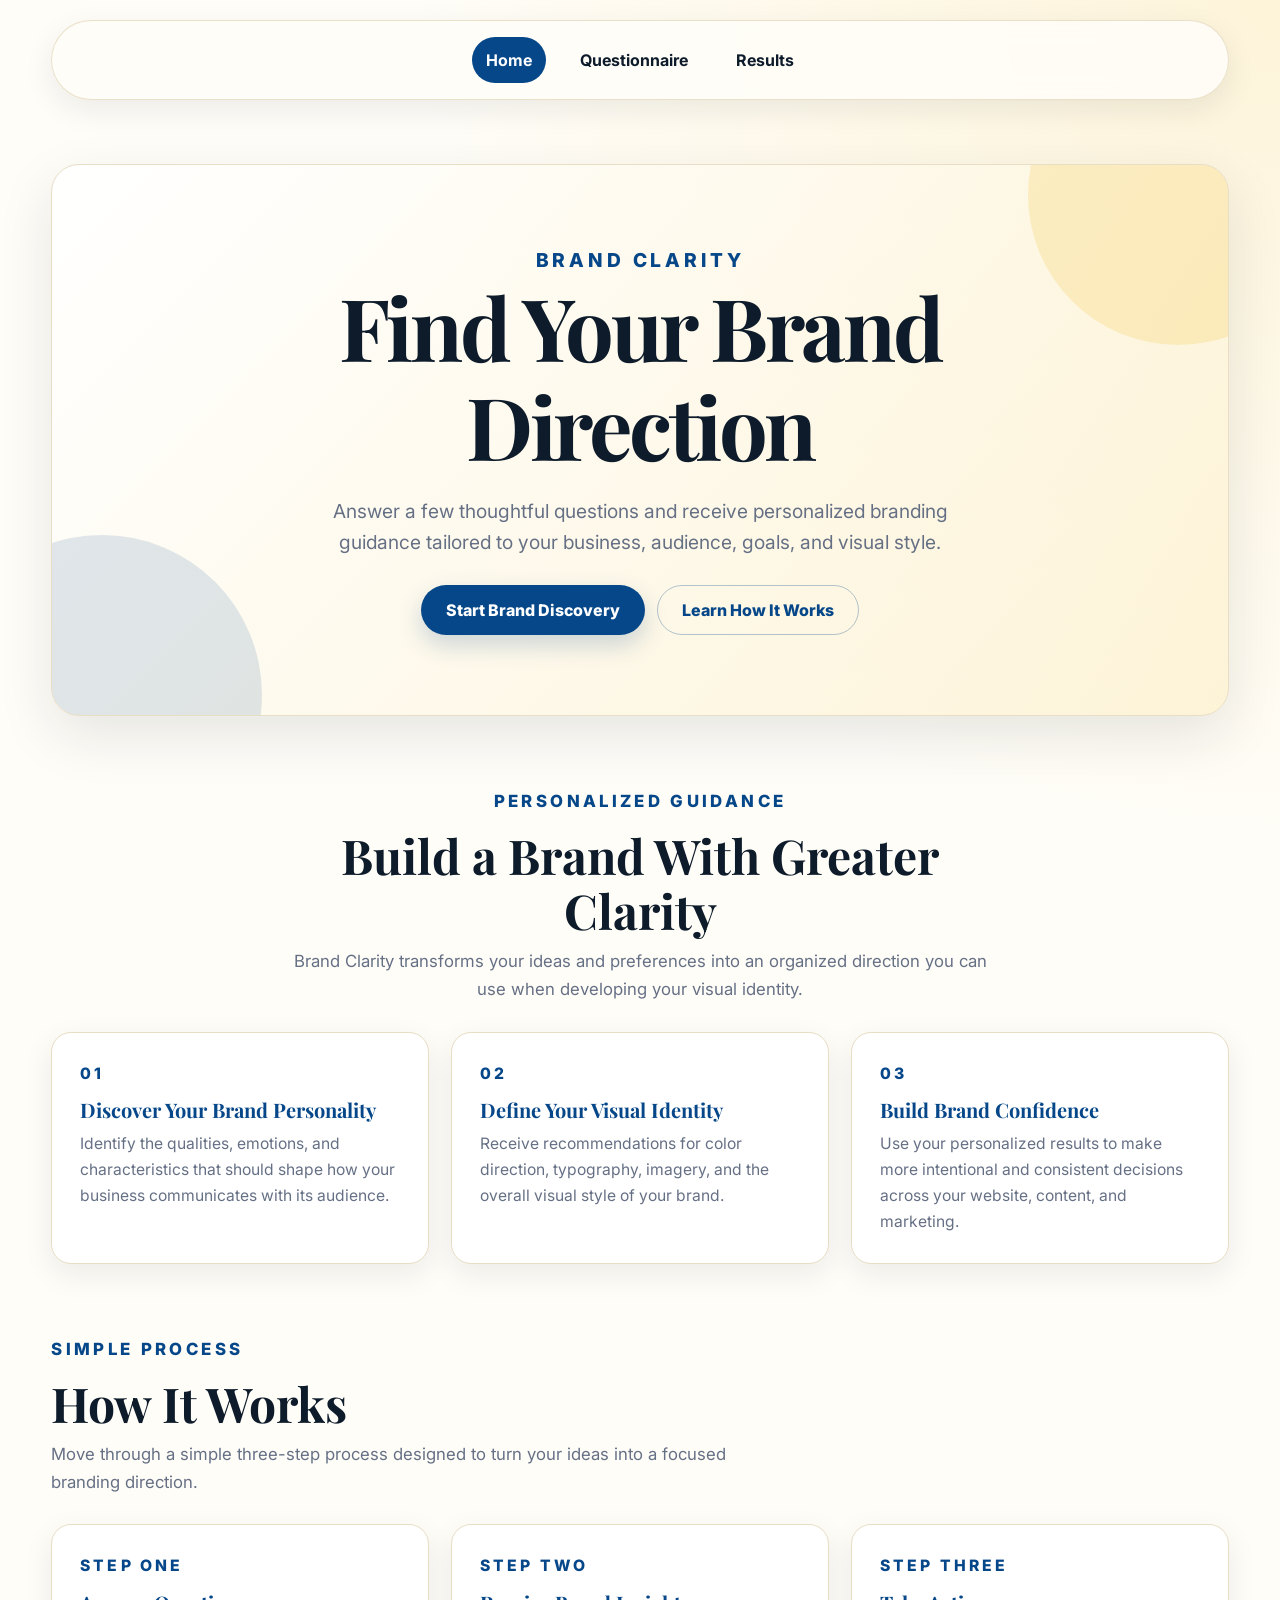
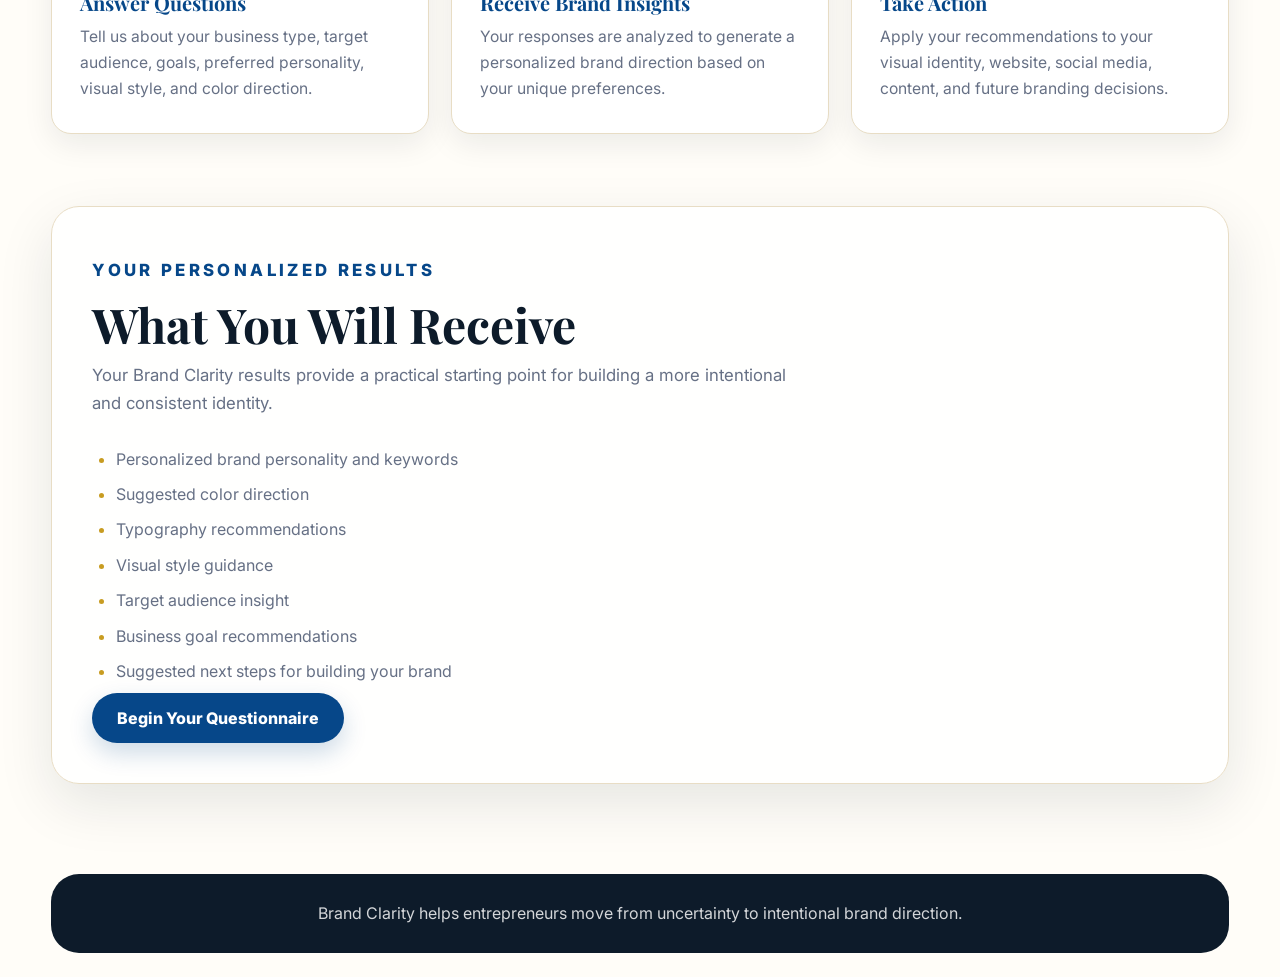
<file: index.html>
<!DOCTYPE html>
<html lang="en">
<head>
  <meta charset="UTF-8" />
  <meta name="viewport" content="width=device-width, initial-scale=1.0" />

  <meta
    name="description"
    content="Brand Clarity helps entrepreneurs discover their brand personality, visual direction, and next branding steps."
  />

  <title>Brand Clarity | Find Your Brand Direction</title>

  <link rel="preconnect" href="https://fonts.googleapis.com" />
  <link rel="preconnect" href="https://fonts.gstatic.com" crossorigin />

  <link
    href="https://fonts.googleapis.com/css2?family=Inter:wght@400;500;600;700;800&family=Playfair+Display:wght@600;700&display=swap"
    rel="stylesheet"
  />

  <link rel="stylesheet" href="style.css" />
</head>

<body>
  <nav aria-label="Primary navigation">
    <a href="index.html" aria-current="page">Home</a>
    <a href="questionnaire.html">Questionnaire</a>
    <a href="results.html">Results</a>
  </nav>

  <main class="app">
    <!-- Hero Section -->
    <section class="hero">
      <div>
        <p class="eyebrow">Brand Clarity</p>

        <h1>Find Your Brand Direction</h1>

        <p>
          Answer a few thoughtful questions and receive personalized branding
          guidance tailored to your business, audience, goals, and visual style.
        </p>

        <div class="hero-actions">
          <a class="button" href="questionnaire.html">
            Start Brand Discovery
          </a>

          <a class="button button-secondary" href="#how-it-works">
            Learn How It Works
          </a>
        </div>
      </div>
    </section>

    <!-- Features Section -->
    <section class="page-section" aria-labelledby="features-heading">
      <div class="section-heading text-center max-width-small">
        <p class="eyebrow">Personalized Guidance</p>
        <h2 id="features-heading">Build a Brand With Greater Clarity</h2>
        <p>
          Brand Clarity transforms your ideas and preferences into an organized
          direction you can use when developing your visual identity.
        </p>
      </div>

      <div class="feature-grid">
        <article class="feature-card">
          <p class="eyebrow">01</p>
          <h3>Discover Your Brand Personality</h3>
          <p>
            Identify the qualities, emotions, and characteristics that should
            shape how your business communicates with its audience.
          </p>
        </article>

        <article class="feature-card">
          <p class="eyebrow">02</p>
          <h3>Define Your Visual Identity</h3>
          <p>
            Receive recommendations for color direction, typography, imagery,
            and the overall visual style of your brand.
          </p>
        </article>

        <article class="feature-card">
          <p class="eyebrow">03</p>
          <h3>Build Brand Confidence</h3>
          <p>
            Use your personalized results to make more intentional and
            consistent decisions across your website, content, and marketing.
          </p>
        </article>
      </div>
    </section>

    <!-- How It Works Section -->
    <section
      id="how-it-works"
      class="page-section"
      aria-labelledby="how-it-works-heading"
    >
      <div class="section-heading">
        <p class="eyebrow">Simple Process</p>
        <h2 id="how-it-works-heading">How It Works</h2>
        <p>
          Move through a simple three-step process designed to turn your ideas
          into a focused branding direction.
        </p>
      </div>

      <div class="steps-grid">
        <article class="step-card">
          <p class="eyebrow">Step One</p>
          <h3>Answer Questions</h3>
          <p>
            Tell us about your business type, target audience, goals, preferred
            personality, visual style, and color direction.
          </p>
        </article>

        <article class="step-card">
          <p class="eyebrow">Step Two</p>
          <h3>Receive Brand Insights</h3>
          <p>
            Your responses are analyzed to generate a personalized brand
            direction based on your unique preferences.
          </p>
        </article>

        <article class="step-card">
          <p class="eyebrow">Step Three</p>
          <h3>Take Action</h3>
          <p>
            Apply your recommendations to your visual identity, website,
            social media, content, and future branding decisions.
          </p>
        </article>
      </div>
    </section>

    <!-- Deliverables Section -->
    <section class="page-section" aria-labelledby="deliverables-heading">
      <div class="card">
        <div class="section-heading">
          <p class="eyebrow">Your Personalized Results</p>
          <h2 id="deliverables-heading">What You Will Receive</h2>
          <p>
            Your Brand Clarity results provide a practical starting point for
            building a more intentional and consistent identity.
          </p>
        </div>

        <ul>
          <li>Personalized brand personality and keywords</li>
          <li>Suggested color direction</li>
          <li>Typography recommendations</li>
          <li>Visual style guidance</li>
          <li>Target audience insight</li>
          <li>Business goal recommendations</li>
          <li>Suggested next steps for building your brand</li>
        </ul>

        <a class="button" href="questionnaire.html">
          Begin Your Questionnaire
        </a>
      </div>
    </section>
  </main>

  <footer>
    <p>
      Brand Clarity helps entrepreneurs move from uncertainty to intentional
      brand direction.
    </p>
  </footer>
</body>
</html>
</file>
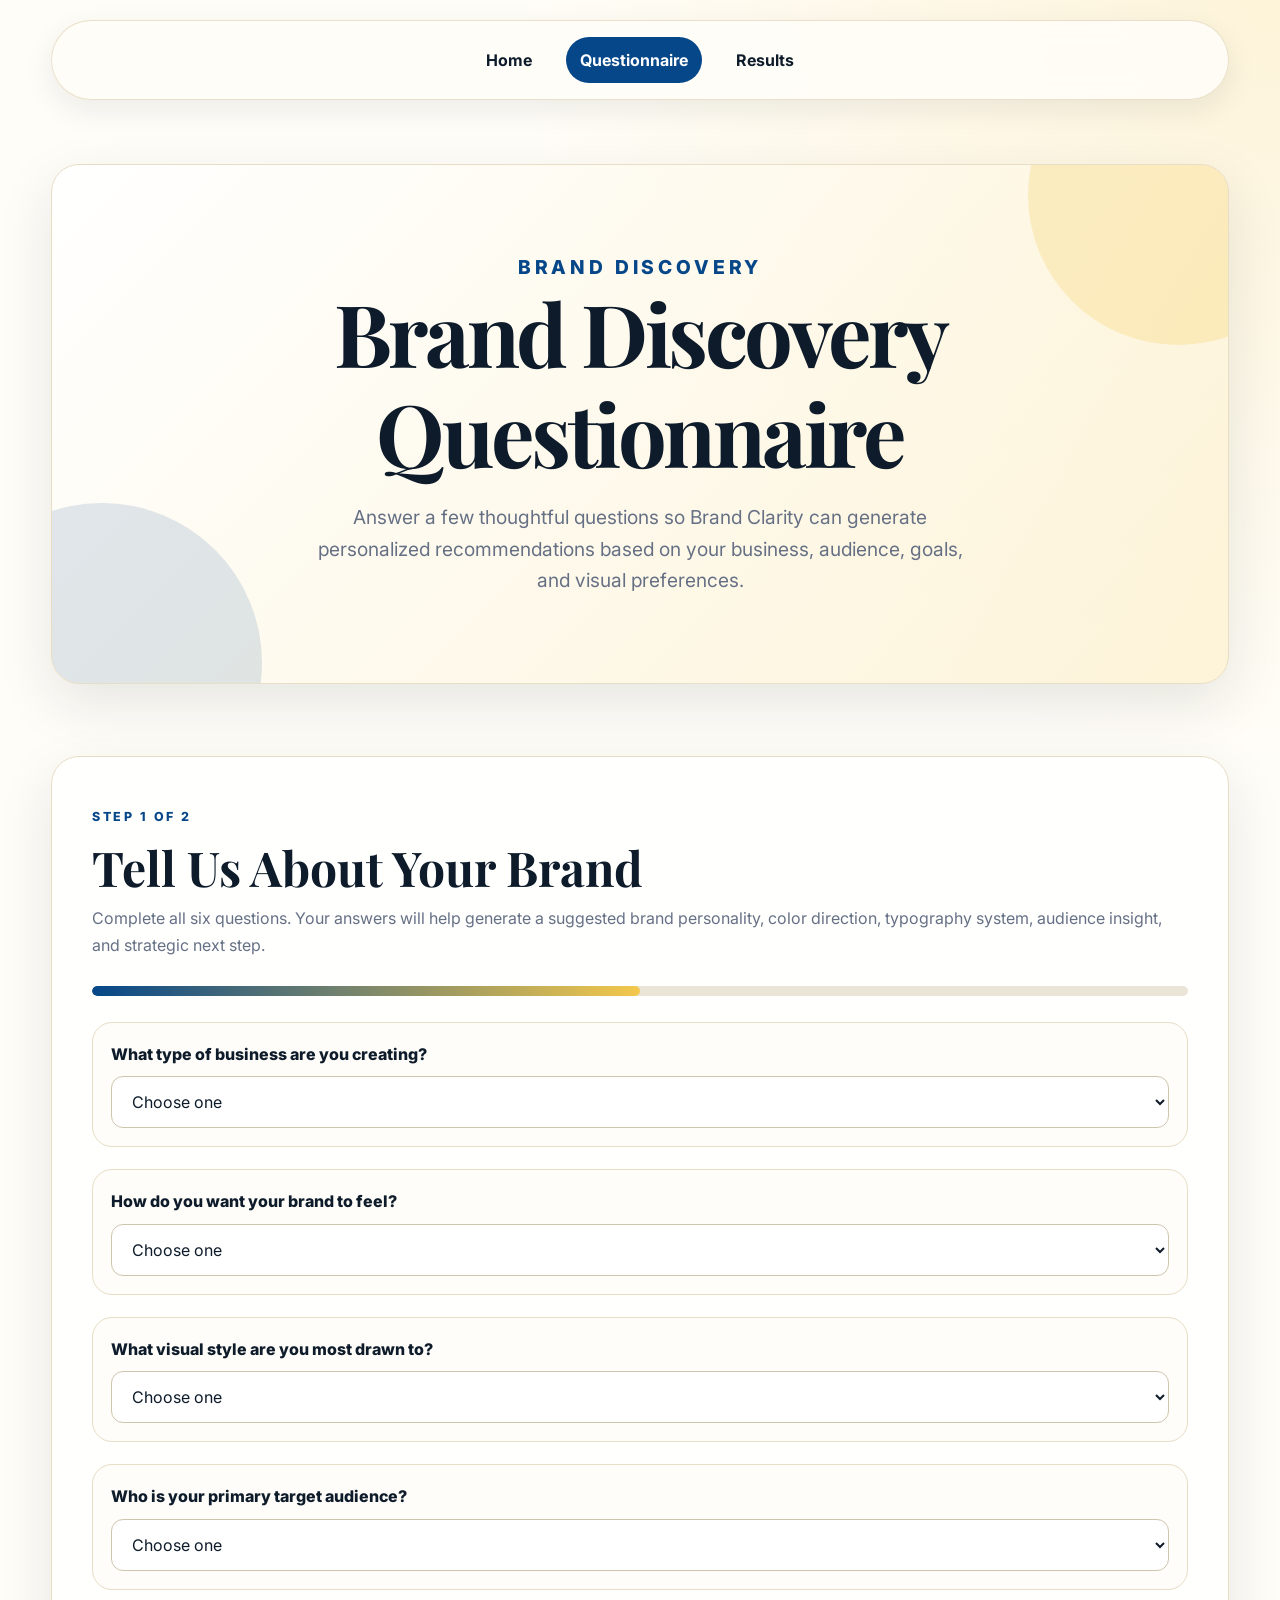
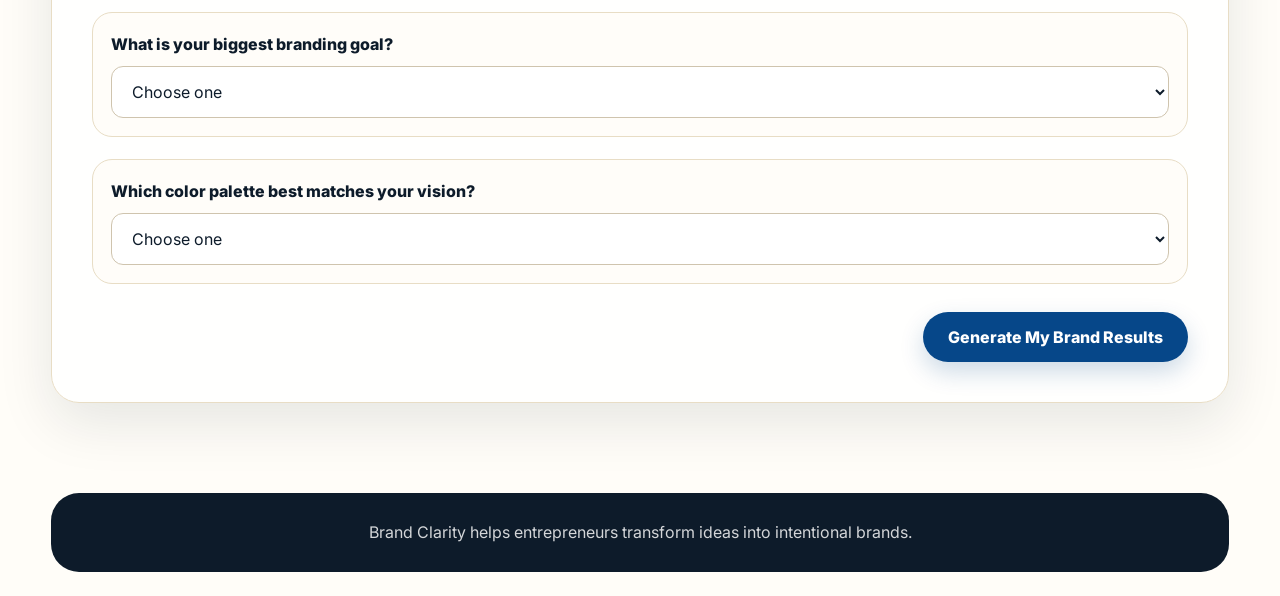
<file: questionnaire.html>
<!DOCTYPE html>
<html lang="en">

<head>
  <meta charset="UTF-8" />
  <meta name="viewport" content="width=device-width, initial-scale=1.0" />

  <meta
    name="description"
    content="Complete the Brand Clarity questionnaire to receive personalized recommendations for your brand personality, colors, typography, audience, and next steps."
  />

  <title>Brand Clarity | Brand Discovery Questionnaire</title>

  <link rel="preconnect" href="https://fonts.googleapis.com" />
  <link rel="preconnect" href="https://fonts.gstatic.com" crossorigin />

  <link
    href="https://fonts.googleapis.com/css2?family=Inter:wght@400;500;600;700;800&family=Playfair+Display:wght@600;700&display=swap"
    rel="stylesheet"
  />

  <link rel="stylesheet" href="style.css" />
</head>

<body>

  <nav aria-label="Primary navigation">
    <a href="index.html">Home</a>
    <a href="questionnaire.html" aria-current="page">Questionnaire</a>
    <a href="results.html">Results</a>
  </nav>

  <main class="app">

    <!-- Questionnaire Introduction -->

    <section class="hero">

      <div>

        <p class="eyebrow">
          Brand Discovery
        </p>

        <h1>
          Brand Discovery Questionnaire
        </h1>

        <p>
          Answer a few thoughtful questions so Brand Clarity can generate
          personalized recommendations based on your business, audience,
          goals, and visual preferences.
        </p>

      </div>

    </section>

    <!-- Questionnaire Form -->

    <section
      class="page-section"
      aria-labelledby="questionnaire-heading"
    >

      <div class="card">

        <div class="form-intro">

          <p class="eyebrow">
            Step 1 of 2
          </p>

          <h2 id="questionnaire-heading">
            Tell Us About Your Brand
          </h2>

          <p>
            Complete all six questions. Your answers will help generate a
            suggested brand personality, color direction, typography system,
            audience insight, and strategic next step.
          </p>

        </div>

        <div
          class="progress"
          role="progressbar"
          aria-label="Questionnaire progress"
          aria-valuemin="0"
          aria-valuemax="100"
          aria-valuenow="50"
        >
          <div class="progress-bar"></div>
        </div>

        <form id="brandForm">

          <!-- Business Type -->

          <div class="form-group">

            <label for="businessType">
              What type of business are you creating?
            </label>

            <select
              id="businessType"
              name="businessType"
              required
            >
              <option value="" selected disabled>
                Choose one
              </option>

              <option value="cafe">
                Café / Bakery
              </option>

              <option value="beauty">
                Beauty / Lifestyle
              </option>

              <option value="events">
                Events / Creative Services
              </option>

              <option value="shop">
                Online Shop
              </option>
            </select>

          </div>

          <!-- Brand Feeling -->

          <div class="form-group">

            <label for="brandFeeling">
              How do you want your brand to feel?
            </label>

            <select
              id="brandFeeling"
              name="brandFeeling"
              required
            >
              <option value="" selected disabled>
                Choose one
              </option>

              <option value="warm">
                Warm and Welcoming
              </option>

              <option value="luxury">
                Elegant and Elevated
              </option>

              <option value="playful">
                Fun and Expressive
              </option>

              <option value="minimal">
                Clean and Modern
              </option>
            </select>

          </div>

          <!-- Visual Style -->

          <div class="form-group">

            <label for="visualStyle">
              What visual style are you most drawn to?
            </label>

            <select
              id="visualStyle"
              name="visualStyle"
              required
            >
              <option value="" selected disabled>
                Choose one
              </option>

              <option value="soft">
                Soft Neutrals
              </option>

              <option value="bold">
                Bold Colors
              </option>

              <option value="dark">
                Moody Tones
              </option>

              <option value="fresh">
                Fresh and Bright
              </option>
            </select>

          </div>

          <!-- Target Audience -->

          <div class="form-group">

            <label for="targetAudience">
              Who is your primary target audience?
            </label>

            <select
              id="targetAudience"
              name="targetAudience"
              required
            >
              <option value="" selected disabled>
                Choose one
              </option>

              <option value="young">
                Young Adults
              </option>

              <option value="families">
                Families
              </option>

              <option value="professionals">
                Professionals
              </option>

              <option value="luxury">
                High-End Clients
              </option>
            </select>

          </div>

          <!-- Brand Goal -->

          <div class="form-group">

            <label for="brandGoal">
              What is your biggest branding goal?
            </label>

            <select
              id="brandGoal"
              name="brandGoal"
              required
            >
              <option value="" selected disabled>
                Choose one
              </option>

              <option value="recognition">
                Increase Brand Recognition
              </option>

              <option value="sales">
                Increase Sales
              </option>

              <option value="social">
                Grow Social Media Presence
              </option>

              <option value="website">
                Increase Website Traffic
              </option>
            </select>

          </div>

          <!-- Color Preference -->

          <div class="form-group">

            <label for="colorPreference">
              Which color palette best matches your vision?
            </label>

            <select
              id="colorPreference"
              name="colorPreference"
              required
            >
              <option value="" selected disabled>
                Choose one
              </option>

              <option value="neutral">
                Neutral &amp; Minimal
              </option>

              <option value="earthy">
                Warm Earth Tones
              </option>

              <option value="bold">
                Bold &amp; Vibrant
              </option>

              <option value="dark">
                Dark &amp; Moody
              </option>
            </select>

          </div>

          <!-- Form Action -->

          <div class="form-actions">

            <button type="submit">
              Generate My Brand Results
            </button>

          </div>

        </form>

      </div>

    </section>

  </main>

  <footer>
    <p>
      Brand Clarity helps entrepreneurs transform ideas into intentional brands.
    </p>
  </footer>

  <script src="script.js"></script>

</body>

</html>
</file>
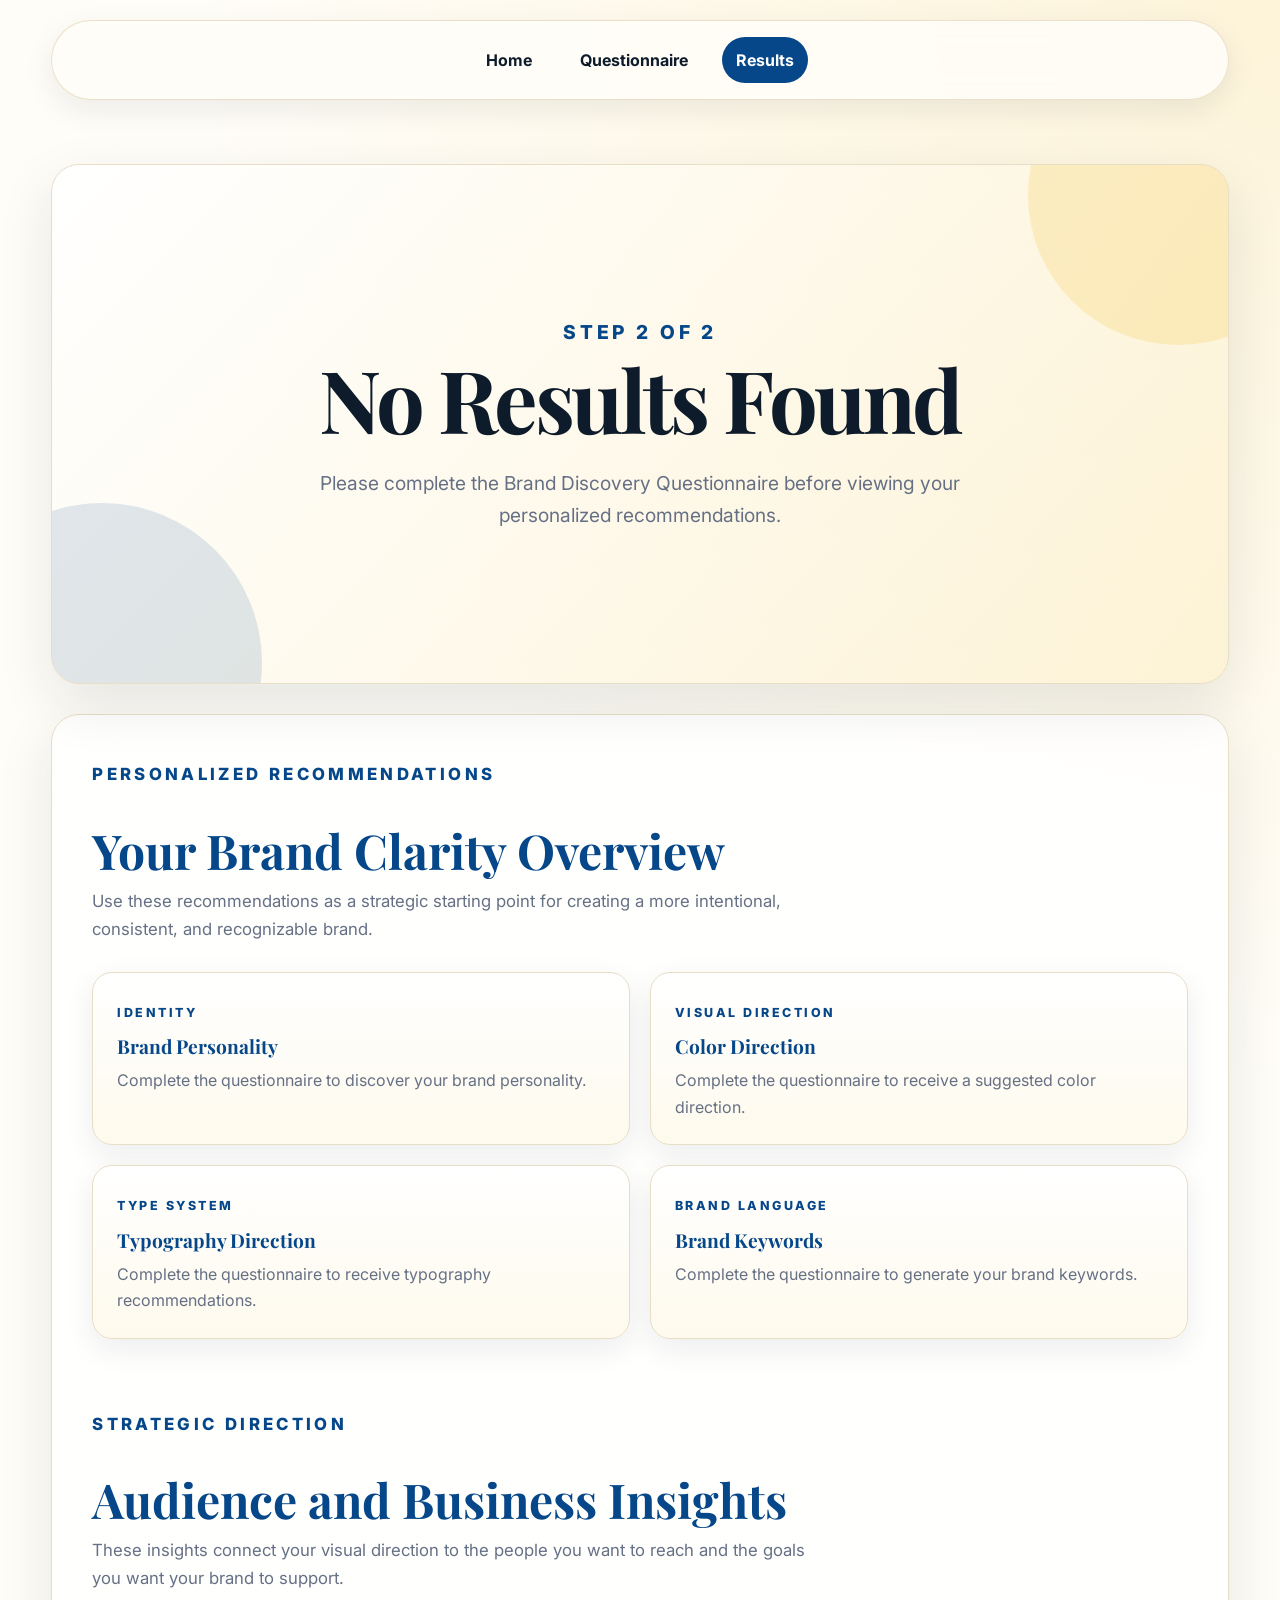
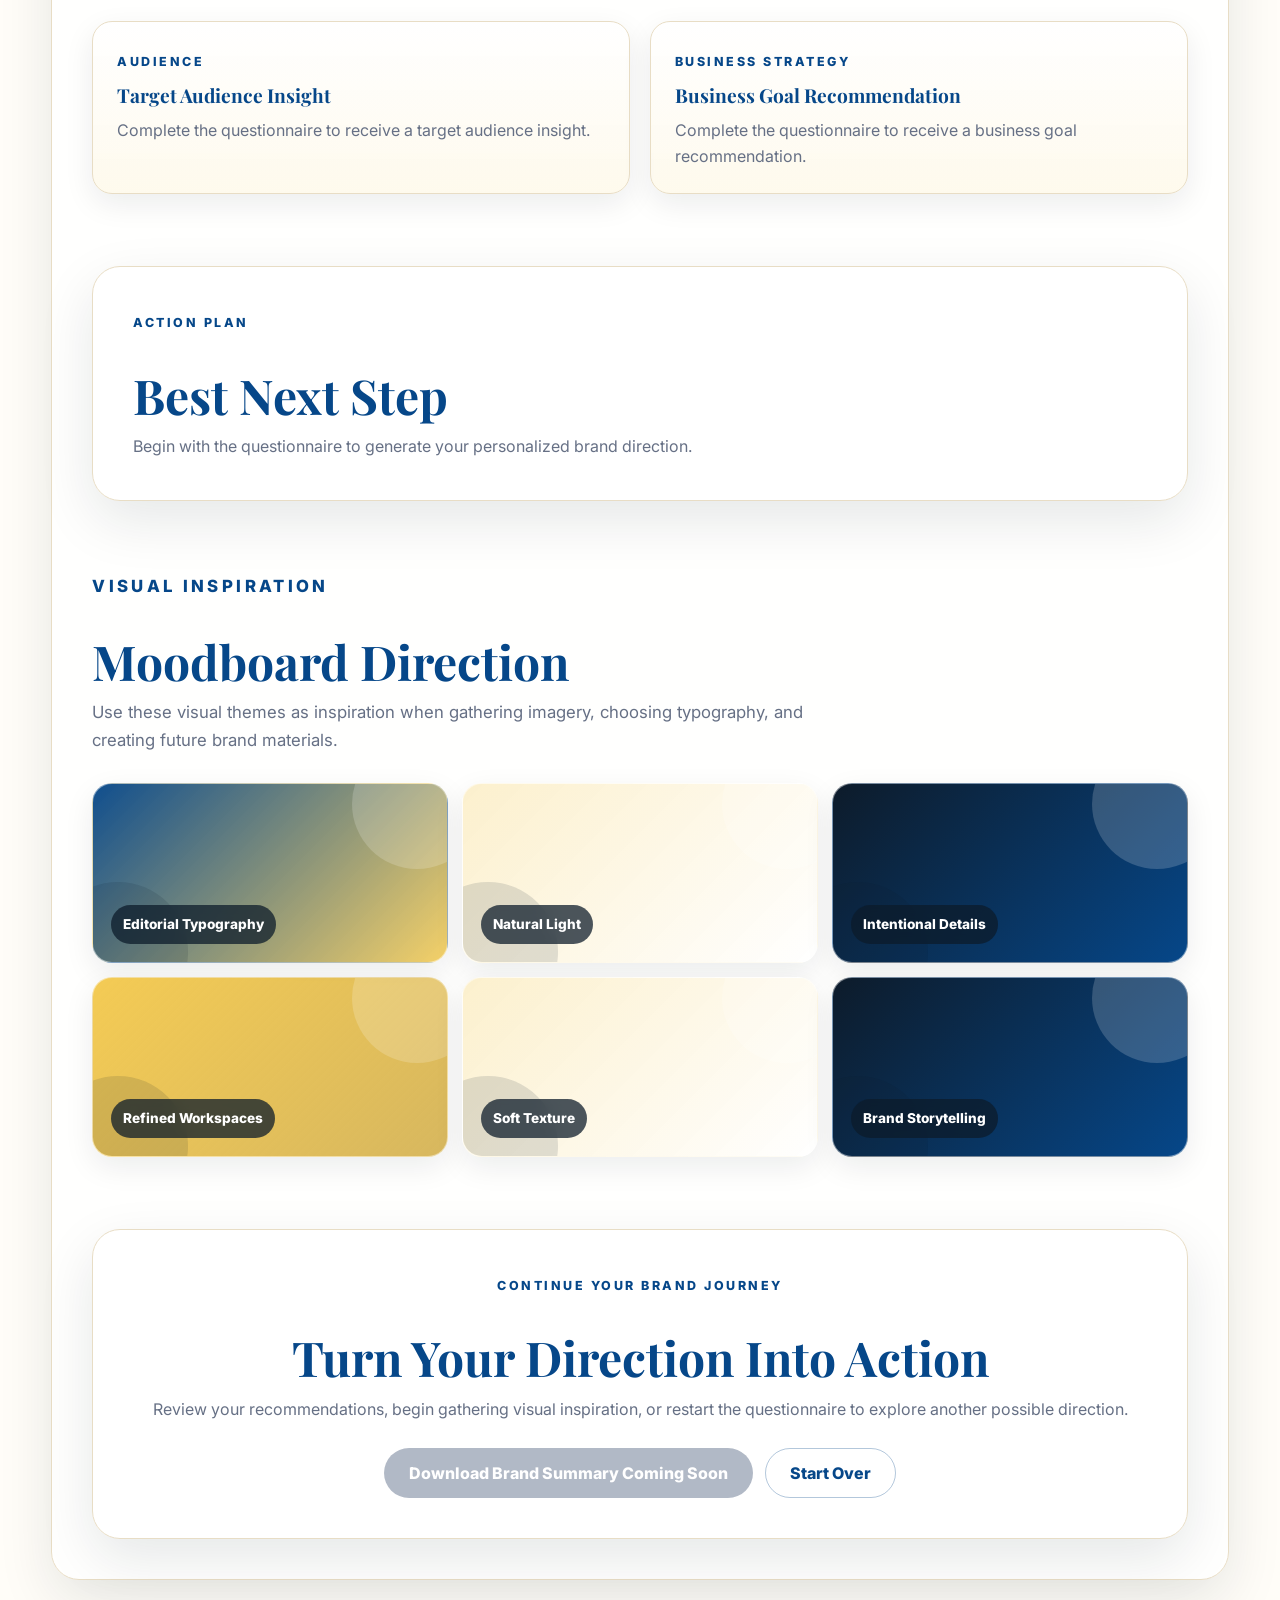
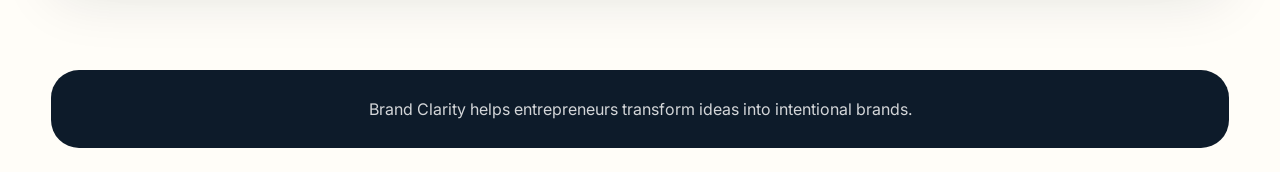
<file: results.html>
<!DOCTYPE html>
<html lang="en">

<head>
  <meta charset="UTF-8" />
  <meta name="viewport" content="width=device-width, initial-scale=1.0" />

  <meta
    name="description"
    content="View your personalized Brand Clarity recommendations, including brand personality, colors, typography, audience insights, and next steps."
  />

  <title>Brand Clarity | Your Brand Results</title>

  <link rel="preconnect" href="https://fonts.googleapis.com" />
  <link rel="preconnect" href="https://fonts.gstatic.com" crossorigin />

  <link
    href="https://fonts.googleapis.com/css2?family=Inter:wght@400;500;600;700;800&family=Playfair+Display:wght@600;700&display=swap"
    rel="stylesheet"
  />

  <link rel="stylesheet" href="style.css" />
</head>

<body>

  <nav aria-label="Primary navigation">
    <a href="index.html">Home</a>
    <a href="questionnaire.html">Questionnaire</a>
    <a href="results.html" aria-current="page">Results</a>
  </nav>

  <main class="app">

    <!-- Results Introduction -->

    <section class="hero">

      <div>

        <p class="eyebrow">
          Step 2 of 2
        </p>

        <h1 id="resultTitle">
          Your Brand Direction
        </h1>

        <p id="resultDescription">
          Your personalized recommendations will appear below.
        </p>

      </div>

    </section>

    <!-- Personalized Results -->

    <section
      class="page-section result"
      aria-labelledby="results-overview-heading"
    >

      <div class="section-heading">

        <p class="eyebrow">
          Personalized Recommendations
        </p>

        <h2 id="results-overview-heading">
          Your Brand Clarity Overview
        </h2>

        <p>
          Use these recommendations as a strategic starting point for creating
          a more intentional, consistent, and recognizable brand.
        </p>

      </div>

      <div class="result-grid">

        <article>

          <p class="eyebrow">
            Identity
          </p>

          <h3>
            Brand Personality
          </h3>

          <p id="personality">
            Your brand personality will appear here.
          </p>

        </article>

        <article>

          <p class="eyebrow">
            Visual Direction
          </p>

          <h3>
            Color Direction
          </h3>

          <p id="colors">
            Your recommended color direction will appear here.
          </p>

        </article>

        <article>

          <p class="eyebrow">
            Type System
          </p>

          <h3>
            Typography Direction
          </h3>

          <p id="typography">
            Your typography recommendation will appear here.
          </p>

        </article>

        <article>

          <p class="eyebrow">
            Brand Language
          </p>

          <h3>
            Brand Keywords
          </h3>

          <p id="keywords">
            Your brand keywords will appear here.
          </p>

        </article>

      </div>

      <!-- Strategic Insights -->

      <div class="page-section">

        <div class="section-heading">

          <p class="eyebrow">
            Strategic Direction
          </p>

          <h2>
            Audience and Business Insights
          </h2>

          <p>
            These insights connect your visual direction to the people you
            want to reach and the goals you want your brand to support.
          </p>

        </div>

        <div class="result-grid">

          <article>

            <p class="eyebrow">
              Audience
            </p>

            <h3>
              Target Audience Insight
            </h3>

            <p id="audienceInsight">
              Your audience insight will appear here.
            </p>

          </article>

          <article>

            <p class="eyebrow">
              Business Strategy
            </p>

            <h3>
              Business Goal Recommendation
            </h3>

            <p id="goalRecommendation">
              Your business goal recommendation will appear here.
            </p>

          </article>

        </div>

      </div>

      <!-- Next Step -->

      <div class="page-section">

        <div class="card">

          <p class="eyebrow">
            Action Plan
          </p>

          <h2>
            Best Next Step
          </h2>

          <p id="nextStep">
            Your recommended next step will appear here.
          </p>

        </div>

      </div>

      <!-- Moodboard Inspiration -->

      <div class="page-section">

        <div class="section-heading">

          <p class="eyebrow">
            Visual Inspiration
          </p>

          <h2>
            Moodboard Direction
          </h2>

          <p>
            Use these visual themes as inspiration when gathering imagery,
            choosing typography, and creating future brand materials.
          </p>

        </div>

        <div class="moodboard-grid" aria-label="Moodboard inspiration">

          <article class="moodboard-item">
            <div class="moodboard-label">
              Editorial Typography
            </div>
          </article>

          <article class="moodboard-item">
            <div class="moodboard-label">
              Natural Light
            </div>
          </article>

          <article class="moodboard-item">
            <div class="moodboard-label">
              Intentional Details
            </div>
          </article>

          <article class="moodboard-item">
            <div class="moodboard-label">
              Refined Workspaces
            </div>
          </article>

          <article class="moodboard-item">
            <div class="moodboard-label">
              Soft Texture
            </div>
          </article>

          <article class="moodboard-item">
            <div class="moodboard-label">
              Brand Storytelling
            </div>
          </article>

        </div>

      </div>

      <!-- Results Actions -->

      <div class="page-section">

        <div class="card text-center">

          <p class="eyebrow">
            Continue Your Brand Journey
          </p>

          <h2>
            Turn Your Direction Into Action
          </h2>

          <p>
            Review your recommendations, begin gathering visual inspiration,
            or restart the questionnaire to explore another possible direction.
          </p>

          <div class="hero-actions">

            <button type="button" disabled>
              Download Brand Summary Coming Soon
            </button>

            <a class="button button-secondary" href="questionnaire.html">
              Start Over
            </a>

          </div>

        </div>

      </div>

    </section>

  </main>

  <footer>

    <p>
      Brand Clarity helps entrepreneurs transform ideas into intentional brands.
    </p>

  </footer>

  <script src="script.js"></script>

</body>

</html>
</file>
<file: style.css>
/* =========================================================
   1. DESIGN TOKENS
   ========================================================= */

:root {
  --color-sapphire: #064789;
  --color-sapphire-dark: #04345f;
  --color-midnight: #0d1b2a;
  --color-gold: #f3c84b;
  --color-gold-dark: #c89c21;
  --color-ivory: #fffdf8;
  --color-honey: #fcf0cd;
  --color-white: #ffffff;
  --color-surface: #f8f4ea;
  --color-border: #e8ddc5;
  --color-muted: #667085;
  --color-disabled: #98a2b3;

  --font-heading: "Playfair Display", Georgia, "Times New Roman", serif;
  --font-body: "Inter", Arial, Helvetica, sans-serif;

  --content-width: 1180px;
  --content-width-small: 900px;

  --radius-small: 12px;
  --radius-medium: 20px;
  --radius-large: 28px;
  --radius-pill: 999px;

  --shadow-small: 0 10px 30px rgba(13, 27, 42, 0.08);
  --shadow-card: 0 20px 55px rgba(13, 27, 42, 0.1);
  --shadow-hover: 0 24px 65px rgba(13, 27, 42, 0.15);

  --transition-fast: 180ms ease;
  --transition-medium: 280ms ease;
}

/* =========================================================
   2. RESET AND BASE STYLES
   ========================================================= */

*,
*::before,
*::after {
  box-sizing: border-box;
  margin: 0;
  padding: 0;
}

html {
  scroll-behavior: smooth;
}

body {
  min-height: 100vh;
  font-family: var(--font-body);
  background:
    radial-gradient(
      circle at top right,
      rgba(243, 200, 75, 0.18),
      transparent 30%
    ),
    var(--color-ivory);
  color: var(--color-midnight);
  line-height: 1.65;
  overflow-x: hidden;
}

img {
  display: block;
  max-width: 100%;
}

button,
select,
input,
textarea {
  font: inherit;
}

button,
a {
  -webkit-tap-highlight-color: transparent;
}

/* =========================================================
   3. TYPOGRAPHY
   ========================================================= */

h1,
h2,
h3,
h4 {
  font-family: var(--font-heading);
  color: var(--color-midnight);
  line-height: 1.15;
}

h1 {
  max-width: 900px;
  margin-bottom: 20px;
  font-size: clamp(2.6rem, 7vw, 5.4rem);
  letter-spacing: -0.04em;
}

h2 {
  font-size: clamp(1.9rem, 4vw, 3rem);
}

h3 {
  font-size: 1.25rem;
}

p {
  color: var(--color-muted);
}

.eyebrow {
  margin-bottom: 12px;
  color: var(--color-sapphire);
  font-size: 0.78rem;
  font-weight: 800;
  letter-spacing: 0.2em;
  text-transform: uppercase;
}

/* =========================================================
   4. GENERAL LINKS AND FOCUS STATES
   ========================================================= */

a {
  color: var(--color-sapphire);
  text-decoration-thickness: 1px;
  text-underline-offset: 4px;
  transition:
    color var(--transition-fast),
    opacity var(--transition-fast);
}

a:hover {
  color: var(--color-gold-dark);
}

a:focus-visible,
button:focus-visible,
select:focus-visible,
input:focus-visible,
textarea:focus-visible {
  outline: 3px solid rgba(243, 200, 75, 0.65);
  outline-offset: 4px;
}

/* =========================================================
   5. NAVIGATION
   ========================================================= */

nav {
  position: relative;
  z-index: 10;
  display: flex;
  width: min(var(--content-width), 92%);
  min-height: 76px;
  margin: 20px auto 0;
  padding: 16px 22px;
  align-items: center;
  justify-content: center;
  gap: 8px;
  background: rgba(255, 253, 248, 0.9);
  border: 1px solid rgba(232, 221, 197, 0.9);
  border-radius: var(--radius-pill);
  box-shadow: var(--shadow-small);
  backdrop-filter: blur(14px);
}

nav a {
  position: relative;
  margin: 0 6px;
  padding: 10px 14px;
  color: var(--color-midnight);
  border-radius: var(--radius-pill);
  font-weight: 700;
  text-decoration: none;
}

nav a::after {
  position: absolute;
  right: 16px;
  bottom: 5px;
  left: 16px;
  height: 2px;
  background: var(--color-gold);
  content: "";
  transform: scaleX(0);
  transform-origin: center;
  transition: transform var(--transition-fast);
}

nav a:hover {
  color: var(--color-sapphire);
  background: rgba(6, 71, 137, 0.05);
}

nav a:hover::after {
  transform: scaleX(1);
}

nav a[aria-current="page"] {
  color: var(--color-white);
  background: var(--color-sapphire);
}

nav a[aria-current="page"]::after {
  display: none;
}

nav a[aria-current="page"]:hover {
  color: var(--color-white);
  background: var(--color-sapphire-dark);
}

/* =========================================================
   6. MAIN LAYOUT
   ========================================================= */

.app {
  width: min(var(--content-width), 92%);
  margin: 0 auto;
  padding: 64px 0 90px;
}

.page-section {
  margin-top: 72px;
}

.section-heading {
  max-width: 720px;
  margin-bottom: 28px;
}

.section-heading p {
  margin-top: 10px;
  font-size: 1.05rem;
}

.section-heading.text-center {
  margin-right: auto;
  margin-left: auto;
}

/* =========================================================
   7. HERO
   ========================================================= */

.hero {
  position: relative;
  display: grid;
  min-height: 520px;
  padding: clamp(36px, 7vw, 80px);
  place-items: center;
  text-align: center;
  background:
    linear-gradient(
      135deg,
      rgba(255, 255, 255, 0.96),
      rgba(252, 240, 205, 0.72)
    );
  border: 1px solid var(--color-border);
  border-radius: var(--radius-large);
  box-shadow: var(--shadow-card);
  overflow: hidden;
}

.hero::before,
.hero::after {
  position: absolute;
  border-radius: 50%;
  content: "";
  pointer-events: none;
}

.hero::before {
  top: -120px;
  right: -100px;
  width: 300px;
  height: 300px;
  background: rgba(243, 200, 75, 0.24);
}

.hero::after {
  bottom: -140px;
  left: -110px;
  width: 320px;
  height: 320px;
  background: rgba(6, 71, 137, 0.12);
}

.hero > * {
  position: relative;
  z-index: 1;
}

.hero h1 {
  margin-right: auto;
  margin-left: auto;
}

.hero p {
  max-width: 680px;
  margin: 0 auto;
  font-size: clamp(1rem, 2vw, 1.2rem);
}

.hero-actions {
  display: flex;
  margin-top: 26px;
  justify-content: center;
  flex-wrap: wrap;
  gap: 12px;
}

/* =========================================================
   8. BUTTONS
   ========================================================= */

button,
.button {
  display: inline-flex;
  min-height: 50px;
  padding: 14px 24px;
  align-items: center;
  justify-content: center;
  gap: 8px;
  border: 1px solid transparent;
  border-radius: var(--radius-pill);
  background: var(--color-sapphire);
  color: var(--color-white);
  box-shadow: 0 10px 24px rgba(6, 71, 137, 0.2);
  font-size: 1rem;
  font-weight: 800;
  line-height: 1;
  text-decoration: none;
  cursor: pointer;
  transition:
    background var(--transition-fast),
    color var(--transition-fast),
    border-color var(--transition-fast),
    box-shadow var(--transition-fast),
    transform var(--transition-fast);
}

button:hover,
.button:hover {
  color: var(--color-white);
  background: var(--color-sapphire-dark);
  box-shadow: 0 14px 30px rgba(6, 71, 137, 0.27);
  transform: translateY(-2px);
}

button:active,
.button:active {
  transform: translateY(0);
}

.button-secondary {
  background: transparent;
  color: var(--color-sapphire);
  border-color: rgba(6, 71, 137, 0.3);
  box-shadow: none;
}

.button-secondary:hover {
  color: var(--color-midnight);
  background: var(--color-honey);
  border-color: var(--color-gold);
  box-shadow: none;
}

button:disabled {
  background: var(--color-disabled);
  box-shadow: none;
  cursor: not-allowed;
  opacity: 0.75;
}

button:disabled:hover {
  background: var(--color-disabled);
  box-shadow: none;
  transform: none;
}

/* =========================================================
   9. CARDS AND CONTENT PANELS
   ========================================================= */

.card,
.result {
  background: rgba(255, 255, 255, 0.9);
  border: 1px solid var(--color-border);
  border-radius: var(--radius-large);
  padding: clamp(24px, 4vw, 40px);
  box-shadow: var(--shadow-card);
}

.card {
  transition:
    transform var(--transition-medium),
    box-shadow var(--transition-medium),
    border-color var(--transition-medium);
}

.card:hover {
  border-color: rgba(243, 200, 75, 0.8);
  box-shadow: var(--shadow-hover);
  transform: translateY(-5px);
}

.card-grid,
.feature-grid,
.steps-grid {
  display: grid;
  grid-template-columns: repeat(3, minmax(0, 1fr));
  gap: 22px;
}

.feature-card,
.step-card {
  min-height: 210px;
  padding: 28px;
  background: var(--color-white);
  border: 1px solid var(--color-border);
  border-radius: var(--radius-medium);
  box-shadow: var(--shadow-small);
  transition:
    transform var(--transition-medium),
    box-shadow var(--transition-medium),
    border-color var(--transition-medium);
}

.feature-card:hover,
.step-card:hover {
  border-color: rgba(243, 200, 75, 0.8);
  box-shadow: var(--shadow-hover);
  transform: translateY(-5px);
}

.feature-card h3,
.step-card h3 {
  margin-bottom: 10px;
  color: var(--color-sapphire);
}

.feature-card p,
.step-card p {
  font-size: 0.98rem;
}

/* =========================================================
   10. FORMS AND QUESTIONNAIRE
   ========================================================= */

form {
  display: grid;
  gap: 22px;
}

.form-intro {
  margin-bottom: 28px;
}

.form-intro h2 {
  margin-bottom: 8px;
}

.form-intro p {
  margin-top: 10px;
}

.form-group {
  display: grid;
  gap: 9px;
  padding: 18px;
  background: rgba(255, 253, 248, 0.82);
  border: 1px solid var(--color-border);
  border-radius: var(--radius-medium);
  transition:
    border-color var(--transition-fast),
    box-shadow var(--transition-fast);
}

.form-group:focus-within {
  border-color: rgba(6, 71, 137, 0.5);
  box-shadow: 0 10px 26px rgba(6, 71, 137, 0.08);
}

label {
  display: grid;
  gap: 9px;
  color: var(--color-midnight);
  font-weight: 800;
}

select,
input,
textarea {
  width: 100%;
  min-height: 52px;
  padding: 14px 16px;
  color: var(--color-midnight);
  background: var(--color-white);
  border: 1px solid #cfc4ae;
  border-radius: var(--radius-small);
  transition:
    border-color var(--transition-fast),
    box-shadow var(--transition-fast),
    background var(--transition-fast);
}

select {
  cursor: pointer;
}

select:hover,
input:hover,
textarea:hover {
  border-color: var(--color-sapphire);
}

select:focus,
input:focus,
textarea:focus {
  background: var(--color-white);
  border-color: var(--color-sapphire);
  box-shadow: 0 0 0 4px rgba(6, 71, 137, 0.12);
  outline: none;
}

.form-actions {
  display: flex;
  margin-top: 6px;
  justify-content: flex-end;
  gap: 12px;
}

.progress {
  width: 100%;
  height: 10px;
  margin: 18px 0 26px;
  background: #ebe5d8;
  border-radius: var(--radius-pill);
  overflow: hidden;
}

.progress-bar {
  width: 50%;
  height: 100%;
  background: linear-gradient(
    90deg,
    var(--color-sapphire),
    var(--color-gold)
  );
  border-radius: inherit;
}

/* =========================================================
   11. RESULTS
   ========================================================= */

.result {
  margin-top: 30px;
}

.result > h2 {
  margin-bottom: 12px;
  color: var(--color-midnight);
}

.result > p {
  max-width: 760px;
}

.result-grid {
  display: grid;
  grid-template-columns: repeat(2, minmax(0, 1fr));
  gap: 20px;
  margin: 28px 0;
}

.result-grid > article,
.result-grid > div {
  min-height: 170px;
  padding: 24px;
  background:
    linear-gradient(
      180deg,
      var(--color-white),
      rgba(252, 240, 205, 0.35)
    );
  border: 1px solid var(--color-border);
  border-radius: var(--radius-medium);
  box-shadow: var(--shadow-small);
  transition:
    transform var(--transition-medium),
    box-shadow var(--transition-medium),
    border-color var(--transition-medium);
}

.result-grid > article:hover,
.result-grid > div:hover {
  border-color: rgba(243, 200, 75, 0.8);
  box-shadow: var(--shadow-hover);
  transform: translateY(-4px);
}

.result-grid h2,
.result-grid h3 {
  margin: 0 0 10px;
  color: var(--color-sapphire);
  font-size: 1.2rem;
}

.result h2:not(:first-child) {
  margin-top: 34px;
  margin-bottom: 10px;
  color: var(--color-sapphire);
}

.result p {
  margin-top: 6px;
}

.keyword-list,
.tag-list {
  display: flex;
  margin-top: 14px;
  flex-wrap: wrap;
  gap: 9px;
}

.keyword,
.tag {
  display: inline-flex;
  padding: 8px 13px;
  align-items: center;
  color: var(--color-sapphire-dark);
  background: var(--color-honey);
  border: 1px solid rgba(243, 200, 75, 0.7);
  border-radius: var(--radius-pill);
  font-size: 0.9rem;
  font-weight: 800;
}

.color-swatches {
  display: flex;
  margin-top: 16px;
  flex-wrap: wrap;
  gap: 12px;
}

.color-swatch {
  width: 56px;
  height: 56px;
  border: 4px solid var(--color-white);
  border-radius: 50%;
  box-shadow:
    0 0 0 1px rgba(13, 27, 42, 0.12),
    0 8px 18px rgba(13, 27, 42, 0.12);
}

/* =========================================================
   12. MOODBOARD
   ========================================================= */

.moodboard-grid {
  display: grid;
  grid-template-columns: repeat(3, minmax(0, 1fr));
  gap: 14px;
  margin-top: 18px;
}

.moodboard-item {
  position: relative;
  display: flex;
  min-height: 180px;
  padding: 18px;
  align-items: flex-end;
  background:
    linear-gradient(
      135deg,
      rgba(6, 71, 137, 0.96),
      rgba(243, 200, 75, 0.84)
    );
  border: 1px solid rgba(255, 255, 255, 0.45);
  border-radius: var(--radius-medium);
  box-shadow: var(--shadow-small);
  overflow: hidden;
  transition:
    transform var(--transition-medium),
    box-shadow var(--transition-medium);
}

.moodboard-item::before {
  position: absolute;
  top: -45px;
  right: -35px;
  width: 130px;
  height: 130px;
  background: rgba(255, 255, 255, 0.18);
  border-radius: 50%;
  content: "";
}

.moodboard-item::after {
  position: absolute;
  bottom: -60px;
  left: -45px;
  width: 140px;
  height: 140px;
  background: rgba(13, 27, 42, 0.12);
  border-radius: 50%;
  content: "";
}

.moodboard-item:hover {
  box-shadow: var(--shadow-hover);
  transform: translateY(-5px);
}

.moodboard-item:nth-child(2),
.moodboard-item:nth-child(5) {
  background:
    linear-gradient(
      135deg,
      var(--color-honey),
      rgba(255, 255, 255, 0.95)
    );
}

.moodboard-item:nth-child(3),
.moodboard-item:nth-child(6) {
  background:
    linear-gradient(
      135deg,
      var(--color-midnight),
      var(--color-sapphire)
    );
}

.moodboard-item:nth-child(4) {
  background:
    linear-gradient(
      135deg,
      rgba(243, 200, 75, 0.95),
      rgba(200, 156, 33, 0.72)
    );
}

.moodboard-label {
  position: relative;
  z-index: 1;
  padding: 8px 12px;
  color: var(--color-white);
  background: rgba(13, 27, 42, 0.74);
  border-radius: var(--radius-pill);
  font-size: 0.85rem;
  font-weight: 800;
  backdrop-filter: blur(8px);
}

/* =========================================================
   13. LISTS
   ========================================================= */

ul,
ol {
  margin-top: 15px;
  padding-left: 24px;
}

li {
  margin-bottom: 9px;
  color: var(--color-muted);
}

li::marker {
  color: var(--color-gold-dark);
}

/* =========================================================
   14. FOOTER
   ========================================================= */

footer {
  width: min(var(--content-width), 92%);
  margin: 0 auto 24px;
  padding: 26px;
  color: var(--color-muted);
  background: var(--color-midnight);
  border-radius: var(--radius-large);
  text-align: center;
}

footer p,
footer a {
  color: rgba(255, 255, 255, 0.82);
}

footer a:hover {
  color: var(--color-gold);
}

/* =========================================================
   15. UTILITIES
   ========================================================= */

.hidden {
  display: none !important;
}

.text-center {
  text-align: center;
}

.max-width-small {
  width: min(var(--content-width-small), 100%);
  margin-right: auto;
  margin-left: auto;
}

.surface-honey {
  background: var(--color-honey);
}

.surface-sapphire {
  background: var(--color-sapphire);
  color: var(--color-white);
}

/* =========================================================
   16. TABLET RESPONSIVENESS
   ========================================================= */

@media (max-width: 900px) {
  nav {
    min-height: auto;
    border-radius: var(--radius-large);
    flex-wrap: wrap;
  }

  .app {
    padding-top: 46px;
  }

  .hero {
    min-height: 470px;
    padding: 52px 34px;
  }

  .card-grid,
  .feature-grid,
  .steps-grid {
    grid-template-columns: repeat(2, minmax(0, 1fr));
  }

  .result-grid {
    grid-template-columns: repeat(2, minmax(0, 1fr));
  }

  .moodboard-grid {
    grid-template-columns: repeat(2, minmax(0, 1fr));
  }
}

/* =========================================================
   17. MOBILE RESPONSIVENESS
   ========================================================= */

@media (max-width: 600px) {
  body {
    background:
      radial-gradient(
        circle at top right,
        rgba(243, 200, 75, 0.14),
        transparent 22%
      ),
      var(--color-ivory);
  }

  nav {
    width: min(94%, 520px);
    margin-top: 12px;
    padding: 12px;
    gap: 3px;
  }

  nav a {
    margin: 2px;
    padding: 9px 10px;
    font-size: 0.9rem;
  }

  .app {
    width: min(94%, 520px);
    padding: 32px 0 64px;
  }

  .page-section {
    margin-top: 48px;
  }

  .hero {
    min-height: auto;
    padding: 42px 22px;
    border-radius: 22px;
  }

  h1 {
    font-size: clamp(2.35rem, 13vw, 3.5rem);
    line-height: 1.05;
  }

  h2 {
    font-size: 1.85rem;
  }

  .hero-actions,
  .form-actions {
    width: 100%;
    flex-direction: column;
  }

  button,
  .button {
    width: 100%;
  }

  .card,
  .result {
    padding: 22px;
    border-radius: 22px;
  }

  .card-grid,
  .feature-grid,
  .steps-grid,
  .result-grid,
  .moodboard-grid {
    grid-template-columns: 1fr;
  }

  .feature-card,
  .step-card,
  .result-grid > article,
  .result-grid > div {
    min-height: auto;
  }

  .form-group {
    padding: 15px;
  }

  select,
  input,
  textarea {
    min-height: 54px;
    font-size: 16px;
  }

  .color-swatch {
    width: 50px;
    height: 50px;
  }

  .moodboard-item {
    min-height: 165px;
  }

  footer {
    width: min(94%, 520px);
    border-radius: 22px;
  }
}

/* =========================================================
   18. REDUCED MOTION AND ACCESSIBILITY
   ========================================================= */

@media (prefers-reduced-motion: reduce) {
  html {
    scroll-behavior: auto;
  }

  *,
  *::before,
  *::after {
    animation-duration: 0.01ms !important;
    animation-iteration-count: 1 !important;
    transition-duration: 0.01ms !important;
    scroll-behavior: auto !important;
  }
}
</file>
